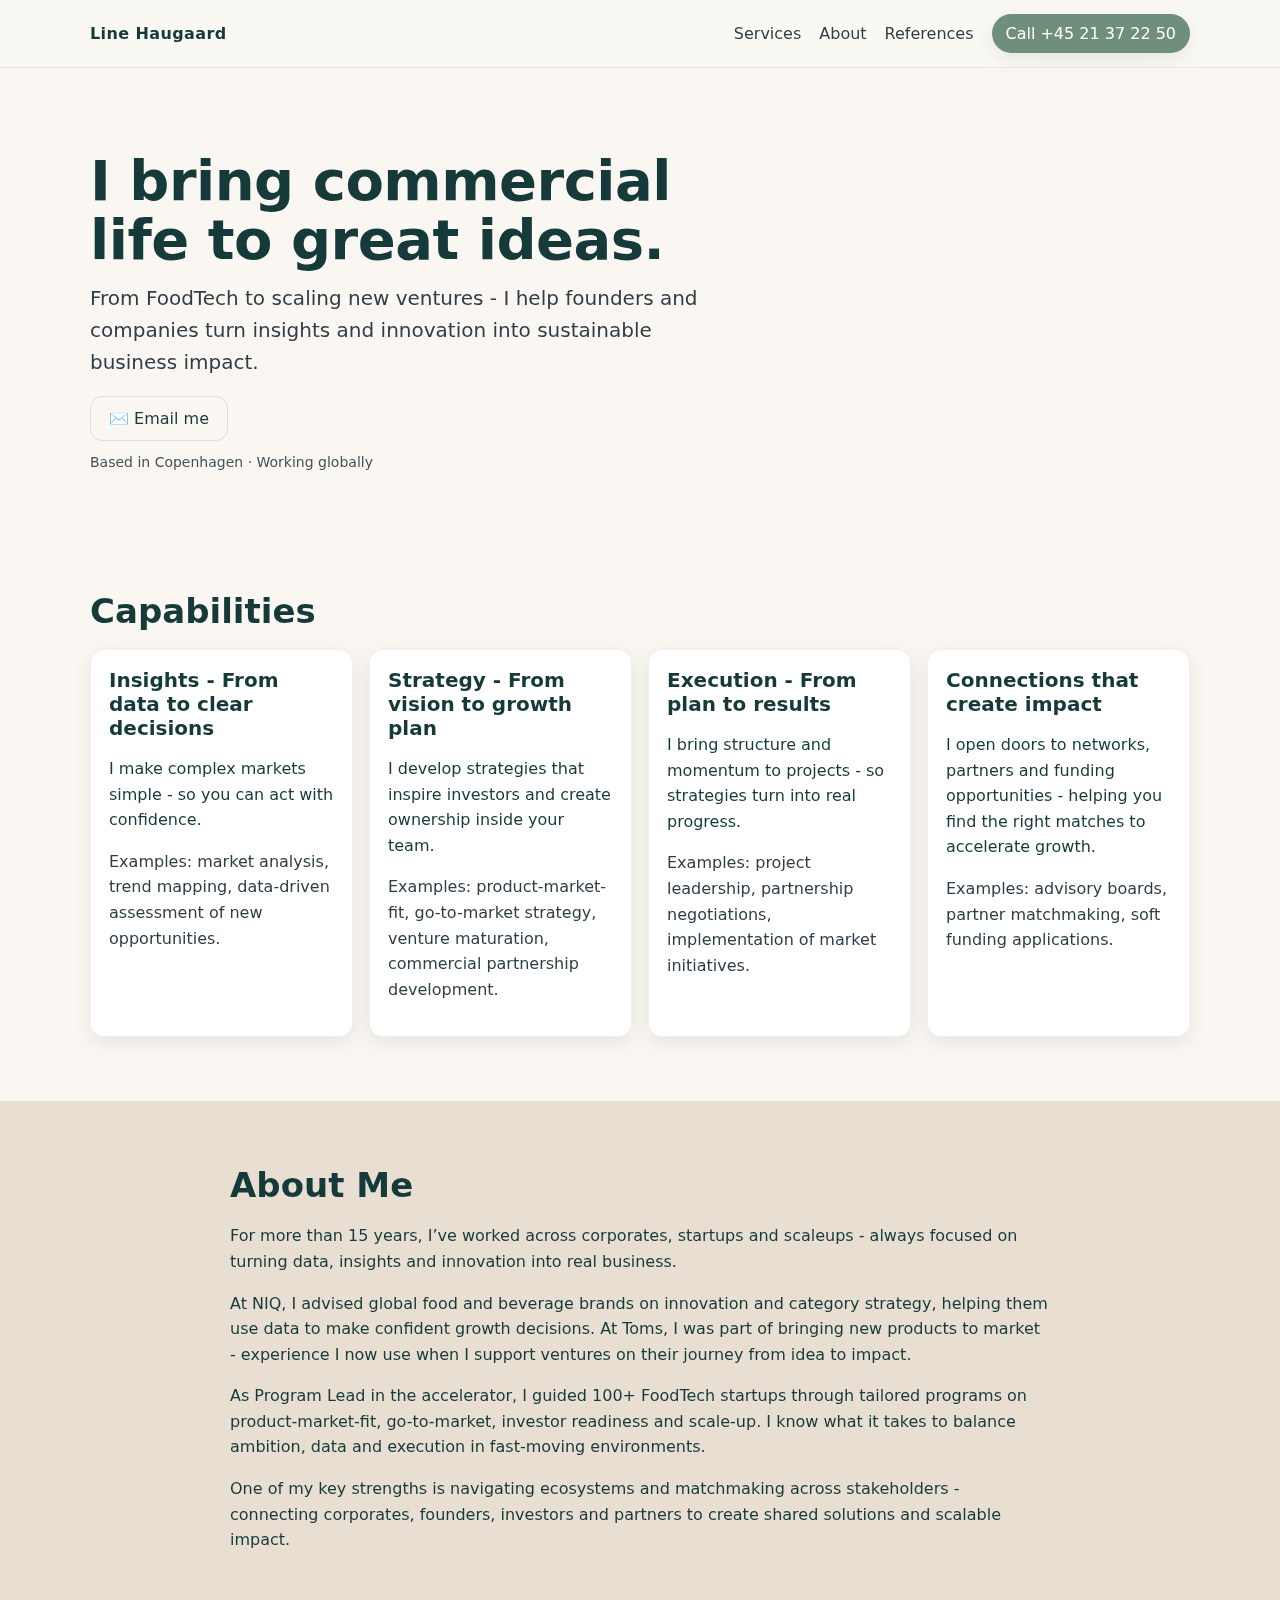
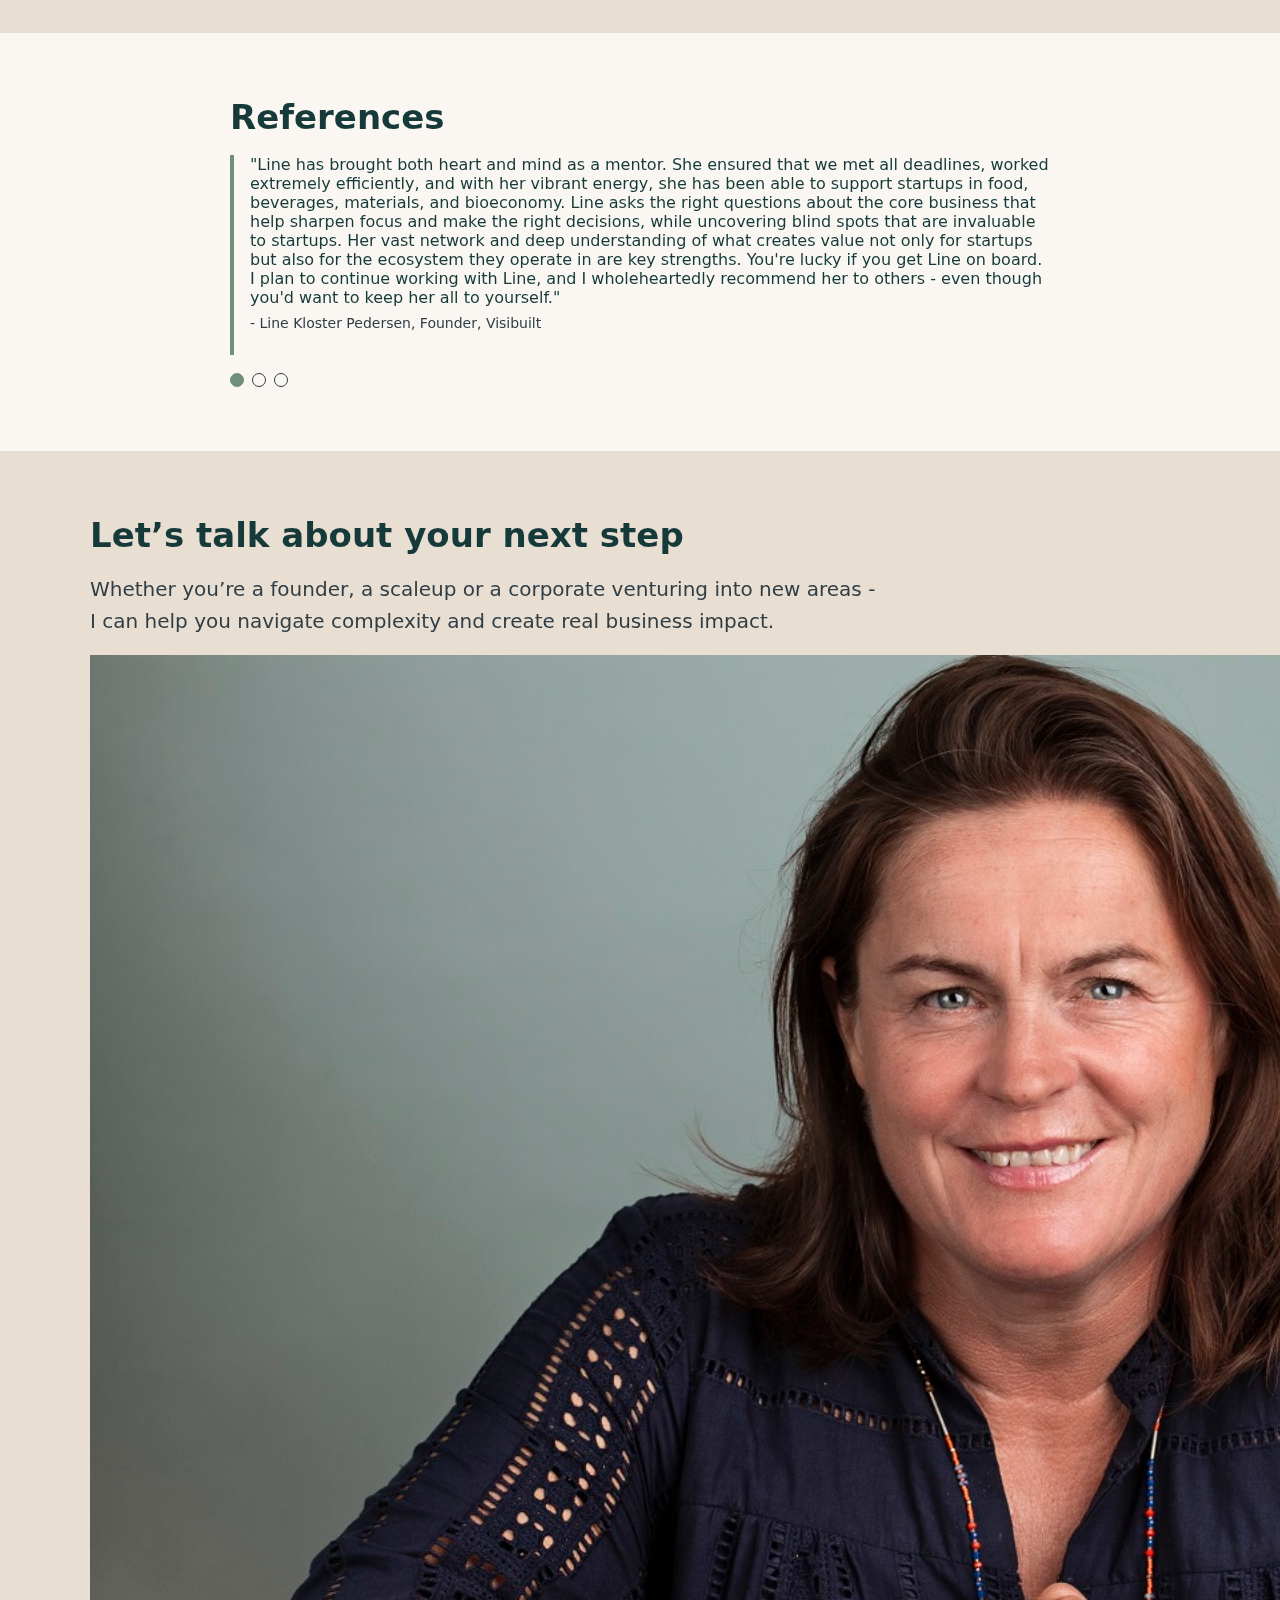
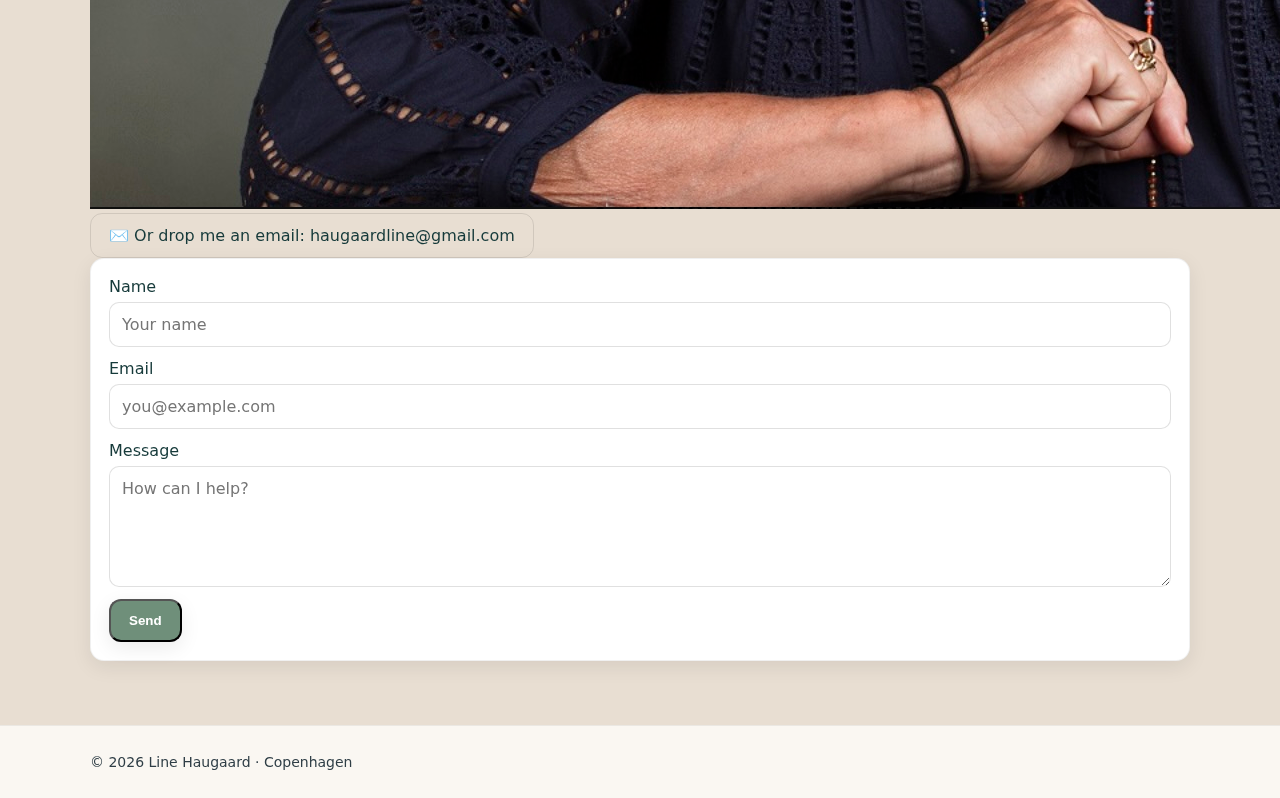
<file: index.html>
<!doctype html>
<html lang="en">
<head>
  <meta charset="utf-8">
  <meta name="viewport" content="width=device-width, initial-scale=1">
  <title>Line Haugaard – Advisor & Consulting</title>
  <meta name="description" content="I bring commercial life to great ideas. From FoodTech to scaling new ventures - I help founders and companies turn insights and innovation into sustainable business impact.">
  <link rel="stylesheet" href="styles.css">
</head>
<body>
  <!-- Header -->
 <header class="site-header">
  <div class="container nav">
    <div class="brand">Line Haugaard</div>

    <!-- Mobile toggle button -->
    <button class="menu-toggle" aria-expanded="false" aria-controls="primary-menu" aria-label="Open menu">
      ☰
    </button>

    <nav id="primary-menu" class="menu" aria-label="Primary">
      <a href="#services">Services</a>
      <a href="#about">About</a>
      <a href="#references">References</a>
      <!-- Phone number only here -->
      <a href="tel:+4521372250" class="cta">Call +45 21 37 22 50</a>
    </nav>
  </div>
</header>

  <main>
    <!-- Hero -->
    <section class="hero" id="home">
      <div class="container hero-inner two-col">
        <div class="hero-copy">
          <h1>I bring commercial life to great ideas.</h1>
          <p class="lead">From FoodTech to scaling new ventures - I help founders and companies turn insights and innovation into sustainable business impact.</p>
          <div class="hero-actions">
            <a class="btn-ghost" href="mailto:haugaardline@gmail.com">✉️ Email me</a>
          </div>
          <p class="meta">Based in Copenhagen · Working globally</p>
        </div>
        
      </div>
    </section>

    <!-- Capabilities -->
    <section class="section compact-top" id="services">
      <div class="container">
        <h2>Capabilities</h2>
        <div class="grid">
          <article class="card">
            <h3>Insights - From data to clear decisions</h3>
            <p>I make complex markets simple - so you can act with confidence.</p>
            <p class="muted examples">Examples: market analysis, trend mapping, data-driven assessment of new opportunities.</p>
          </article>
          <article class="card">
            <h3>Strategy - From vision to growth plan</h3>
            <p>I develop strategies that inspire investors and create ownership inside your team.</p>
            <p class="muted examples">Examples: product-market-fit, go-to-market strategy, venture maturation, commercial partnership development.</p>
          </article>
          <article class="card">
            <h3>Execution - From plan to results</h3>
            <p>I bring structure and momentum to projects - so strategies turn into real progress.</p>
            <p class="muted examples">Examples: project leadership, partnership negotiations, implementation of market initiatives.</p>
          </article>
          <article class="card">
            <h3>Connections that create impact</h3>
            <p>I open doors to networks, partners and funding opportunities - helping you find the right matches to accelerate growth.</p>
            <p class="muted examples">Examples: advisory boards, partner matchmaking, soft funding applications.</p>
          </article>
        </div>
      </div>
    </section>

    <!-- About -->
<section class="section tint" id="about">
  <div class="container narrow">
    <h2>About Me</h2>
    <p>
      For more than 15 years, I’ve worked across corporates, startups and scaleups - always focused on
      turning data, insights and innovation into real business.
    </p>
    <p>
      At NIQ, I advised global food and beverage brands on innovation and category strategy, helping them use data to make
      confident growth decisions. At Toms, I was part of bringing new products to market - experience I now use when I
      support ventures on their journey from idea to impact.
    </p>
    <p>
      As Program Lead in the accelerator, I guided 100+ FoodTech startups through tailored programs on
      product-market-fit, go-to-market, investor readiness and scale-up. I know what it takes to balance ambition, data and
      execution in fast-moving environments.
    </p>
    <p>
      One of my key strengths is navigating ecosystems and matchmaking across stakeholders - connecting corporates, founders,
      investors and partners to create shared solutions and scalable impact.
    </p>
  </div>
</section>







    <!-- References (auto-rotate 8s, swipe on mobile) -->
    <section class="section" id="references">
      <div class="container narrow">
        <h2>References</h2>

        <!-- Order: Visibuilt, Nordic Koji, EatGrim -->
        <figure class="quote single" data-idx="0">
          <blockquote>
            "Line has brought both heart and mind as a mentor. She ensured that we met all deadlines, worked extremely efficiently, and with her vibrant energy, she has been able to support startups in food, beverages, materials, and bioeconomy. Line asks the right questions about the core business that help sharpen focus and make the right decisions, while uncovering blind spots that are invaluable to startups. Her vast network and deep understanding of what creates value not only for startups but also for the ecosystem they operate in are key strengths. You're lucky if you get Line on board. I plan to continue working with Line, and I wholeheartedly recommend her to others - even though you'd want to keep her all to yourself."
          </blockquote>
          <figcaption>- Line Kloster Pedersen, Founder, Visibuilt</figcaption>
        </figure>

        <figure class="quote single" data-idx="1" hidden>
          <blockquote>
            One of Line’s standout qualities is her ability to maintain a clear focus on Nordic Koji’s developed strategy implementation. With an impressive recollection of our initial discussions, she consistently ensured that we remained on track and aligned with our long-term plans. Her comprehensive understanding of our business goals and the industry landscape has proven invaluable in keeping our compass pointed in the right direction. Working with Line during the accelerator program has been an absolute pleasure and a true honor. Her dedication, expertise, and unwavering commitment to helping startups succeed make her an outstanding mentor and advisor. Therefore, I highly recommend Line Haugaard to any individual or organization seeking to excel and expand their startup venture.
          </blockquote>
          <figcaption>- Mac Król, Founder, Nordic Kōji Company ApS</figcaption>
        </figure>

        <figure class="quote single" data-idx="2" hidden>
          <blockquote>
            It is truly my pleasure to recommend Line. Throughout her time at Eat Grim, she’s provided very tangible and customer-focused, data-driven insights - and always in a very efficient manner, we never have to wait for results for long. Line has a very proactive approach and brings in new ideas and perspectives in a constructive matter, which are both key aspects in a busy startup like ours. Our whole team has learned a lot from her and are extremely thankful for the ways she has helped our company grow. I can highly recommend her as an advisor and as a positive, energetic team member that will make things happen.
          </blockquote>
          <figcaption>- Petra Kaukua, CEO EatGrim</figcaption>
        </figure>

        <div class="dots" role="tablist" aria-label="Testimonials">
          <button class="dot active" aria-selected="true" aria-label="Show reference 1"></button>
          <button class="dot" aria-selected="false" aria-label="Show reference 2"></button>
          <button class="dot" aria-selected="false" aria-label="Show reference 3"></button>
        </div>
      </div>  
    </section>

    <!-- Contact -->
<section class="section tint" id="contact">
  <div class="container">
    <!-- Top: text (left) + image (right) + CTA under -->
    <div class="contact-top">
      <div class="contact-text">
        <h2>Let’s talk about your <span class="mobile-break"> </span>next step</span></h2>
        <p class="lead">
          Whether you’re a founder, a scaleup or a corporate venturing into new areas -<br> 
          I can help you navigate complexity and create real business impact.
        </p>
      </div>

      <aside class="contact-portrait">
        <img class="contact-photo" src="portrait.jpg" alt="Portrait of Line Haugaard" />
      </aside>

      <!-- CTA lives as its own grid item so we can keep it under the photo -->
      <div class="contact-cta">
        <a class="btn-ghost" href="mailto:haugaardline@gmail.com">
          ✉️ Or drop me an email: haugaardline@gmail.com
        </a>
      </div>
    </div>

    <!-- Full-width form underneath -->
    <form class="contact-form" action="mailto:haugaardline@gmail.com" method="post" enctype="text/plain">
      <label>Name<input type="text" name="name" placeholder="Your name" required></label>
      <label>Email<input type="email" name="email" placeholder="you@example.com" required></label>
      <label>Message<textarea name="message" rows="5" placeholder="How can I help?" required></textarea></label>
      <button class="btn-primary" type="submit">Send</button>
    </form>
  </div>
</section>


  </main>

  <!-- Footer -->
  <footer class="footer">
    <div class="container">
      <span>© <span id="year"></span> Line Haugaard · Copenhagen</span>
    </div>
  </footer>

  <script src="script.js"></script>
</body>
</html>
</file>
<file: styles.css>
:root{ --sand:#FAF7F2; --clay:#E8DED2; --sage:#6F8F7A; --forest:#163A3A; --slate:#2F3E46; --white:#fff; --radius:14px; --shadow:0 6px 20px rgba(0,0,0,.08); }
*{box-sizing:border-box}
html,body{height:100%}
body{margin:0;font-family:Inter,ui-sans-serif,system-ui,-apple-system,Segoe UI,Roboto,Helvetica,Arial; color:var(--forest); background:var(--sand)}
.container{width:min(1100px,92%);margin:0 auto}
.container.narrow{width:min(820px,92%)}
.site-header{position:sticky;top:0;z-index:40;backdrop-filter:saturate(120%) blur(6px);background:rgba(250,247,242,.9);border-bottom:1px solid rgba(0,0,0,.06)}
.nav{display:flex;align-items:center;justify-content:space-between;padding:14px 0}
.brand{font-weight:700;letter-spacing:.4px}
.menu{display:flex;gap:18px;align-items:center}
.menu a{text-decoration:none;color:var(--slate);font-weight:500}
.menu a:hover{color:var(--forest)}
.menu .cta{padding:10px 14px;background:var(--sage);color:var(--white);border-radius:999px;box-shadow:var(--shadow)}
.hero{padding:84px 0 40px}
.compact-top{padding-top:40px}
.hero-inner{text-align:left}
.two-col{display:grid;grid-template-columns:1.2fr .8fr;gap:28px;align-items:center}
@media (max-width: 900px){ .two-col{grid-template-columns:1fr} .hero-photo-wrap{order:-1; justify-self:center} }
h1{font-size:clamp(32px,5vw,56px);line-height:1.05;margin:0 0 12px;letter-spacing:-.5px}
.lead{font-size:clamp(16px,2.2vw,20px);color:var(--slate);margin:0 0 18px}
.meta{color:var(--slate);opacity:.9;margin-top:10px;font-size:14px}
.hero-actions{display:flex;gap:12px;flex-wrap:wrap;margin-top:8px}
.hero-photo{width:100%;max-width:420px;border-radius:18px;box-shadow:var(--shadow);display:block;object-fit:cover}
.btn-primary{display:inline-block;padding:12px 18px;background:var(--sage);color:var(--white);border-radius:12px;text-decoration:none;font-weight:600;box-shadow:var(--shadow)}
.btn-primary:hover{filter:brightness(.95)}
.btn-ghost{display:inline-block;padding:12px 18px;background:transparent;color:var(--forest);border-radius:12px;text-decoration:none;border:1px solid rgba(0,0,0,.1)}
.btn-ghost:hover{background:var(--clay)}
.section{padding:64px 0}
.tint{background:var(--clay)}
h2{font-size:clamp(24px,3vw,34px);margin:0 0 18px}
h3{font-size:20px;margin:0 0 8px}
p{line-height:1.6}
.muted{color:var(--slate)}
.examples{margin-top:8px}
.grid{display:grid;grid-template-columns:repeat(auto-fit,minmax(240px,1fr));gap:16px}
.card{background:var(--white);border:1px solid rgba(0,0,0,.06);border-radius:var(--radius);padding:18px;box-shadow:var(--shadow)}
.quote{border-left:4px solid var(--sage);padding-left:16px;margin:18px 0}
.quote blockquote{margin:0;color:var(--forest)}
.quote figcaption{color:var(--slate);margin-top:8px;font-size:14px}
.quote.single{min-height:200px}
.dots{display:flex;gap:8px;margin-top:10px}
.dot{width:10px;height:14px;border-radius:50%;border:1px solid var(--slate);background:transparent;cursor:pointer}
.dot.active{background:var(--sage);border-color:var(--sage)}
.contact-box{display:flex;gap:12px;flex-wrap:wrap;margin-bottom:16px}
.contact-form{display:grid;grid-template-columns:1fr;gap:12px;background:var(--white);border:1px solid rgba(0,0,0,.06);border-radius:var(--radius);padding:18px;box-shadow:var(--shadow)}
.contact-form label{display:grid;gap:6px;font-weight:500}
.contact-form input,.contact-form textarea{width:100%;padding:12px;border-radius:10px;border:1px solid rgba(0,0,0,.12);background:#fff;font:inherit}
.contact-form button{justify-self:start}
.footer{padding:28px 0;border-top:1px solid rgba(0,0,0,.06)}
.footer .container{display:flex;gap:12px;align-items:center;justify-content:space-between;font-size:14px;color:var(--slate)}
a:focus,button:focus,input:focus,textarea:focus{outline:2px solid var(--sage);outline-offset:2px}
html {
  scroll-behavior: smooth;
}
/* keep CTA on one line on all sizes */
.menu .cta { white-space: nowrap; }

/* Hide toggle on desktop */
.menu-toggle { display: none; }

/* Mobile layout */
@media (max-width: 640px) {
  .nav { position: relative; }

  .menu-toggle {
    display: inline-flex;
    align-items: center;
    justify-content: center;
    width: 40px; height: 40px;
    border-radius: 8px;
    border: 1px solid rgba(0,0,0,.1);
    background: #fff;
    font-size: 20px;
    color: var(--forest);
  }

  /* Collapsible menu panel */
  .menu {
    position: absolute;
    top: 82px;            /* lige under header-linjen */
    right: 0;
    background: rgba(250,247,242,.98);
    border: 1px solid rgba(0,0,0,.06);
    box-shadow: var(--shadow);
    border-radius: 12px;
    padding: 12px;
    display: none;        /* skjult til toggle */
    flex-direction: column;
    gap: 10px;
    min-width: 240px;
  }
  .menu.open { display: flex; }

  /* lidt strammere CTA på mobil */
  .menu .cta {
    display: inline-block;
    text-align: right;
    padding: 10px px;
    font-weight: 700;
    border-radius: 999px;
  }

  /* Brand + toggle i række, skjul desktop-gap */
  .container.nav { gap: 12px; }
}
</file>
